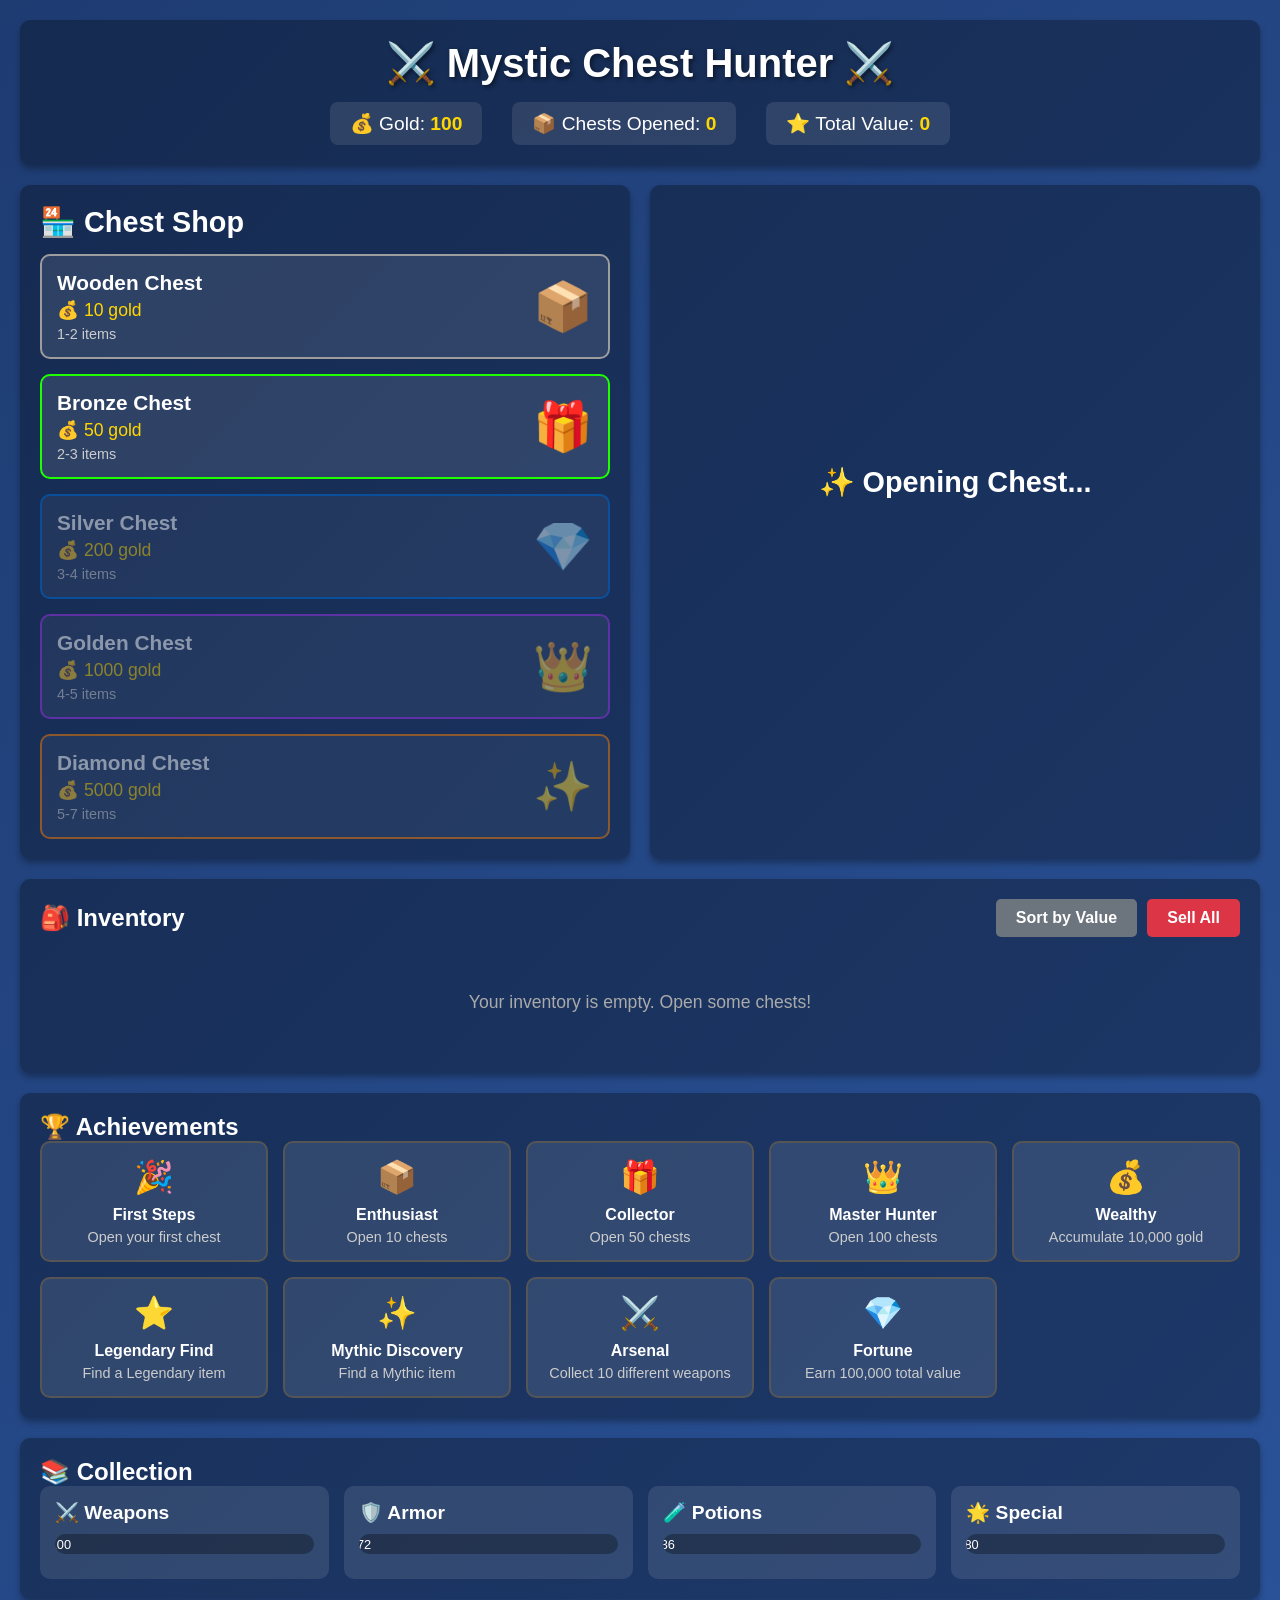
<file: chest-game/index.html>
<!DOCTYPE html>
<html lang="en">
<head>
    <meta charset="UTF-8">
    <meta name="viewport" content="width=device-width, initial-scale=1.0">
    <title>Mystic Chest Hunter</title>
    <link rel="stylesheet" href="style.css">
</head>
<body>
    <div class="container">
        <!-- Header -->
        <header>
            <h1>⚔️ Mystic Chest Hunter ⚔️</h1>
            <div class="stats">
                <div class="stat-item">
                    <span class="stat-label">💰 Gold:</span>
                    <span class="stat-value" id="gold">100</span>
                </div>
                <div class="stat-item">
                    <span class="stat-label">📦 Chests Opened:</span>
                    <span class="stat-value" id="chestsOpened">0</span>
                </div>
                <div class="stat-item">
                    <span class="stat-label">⭐ Total Value:</span>
                    <span class="stat-value" id="totalValue">0</span>
                </div>
            </div>
        </header>

        <!-- Main Game Area -->
        <div class="game-area">
            <!-- Chest Shop -->
            <section class="chest-shop">
                <h2>🏪 Chest Shop</h2>
                <div class="chest-grid" id="chestGrid">
                    <!-- Chests will be generated by JavaScript -->
                </div>
            </section>

            <!-- Opening Animation Area -->
            <section class="opening-area" id="openingArea">
                <h2>✨ Opening Chest...</h2>
                <div class="chest-animation" id="chestAnimation"></div>
                <div class="reward-display" id="rewardDisplay"></div>
            </section>
        </div>

        <!-- Inventory Section -->
        <section class="inventory">
            <div class="inventory-header">
                <h2>🎒 Inventory</h2>
                <div class="inventory-controls">
                    <button class="btn btn-secondary" id="sortBtn">Sort by Value</button>
                    <button class="btn btn-danger" id="sellAllBtn">Sell All</button>
                </div>
            </div>
            <div class="inventory-grid" id="inventoryGrid">
                <p class="empty-message">Your inventory is empty. Open some chests!</p>
            </div>
        </section>

        <!-- Achievements Panel -->
        <section class="achievements">
            <h2>🏆 Achievements</h2>
            <div class="achievement-grid" id="achievementGrid">
                <!-- Achievements will be generated by JavaScript -->
            </div>
        </section>

        <!-- Collection Tracker -->
        <section class="collection">
            <h2>📚 Collection</h2>
            <div class="collection-stats" id="collectionStats">
                <!-- Collection progress will be shown here -->
            </div>
        </section>
    </div>

    <script src="game.js"></script>
</body>
</html>
</file>
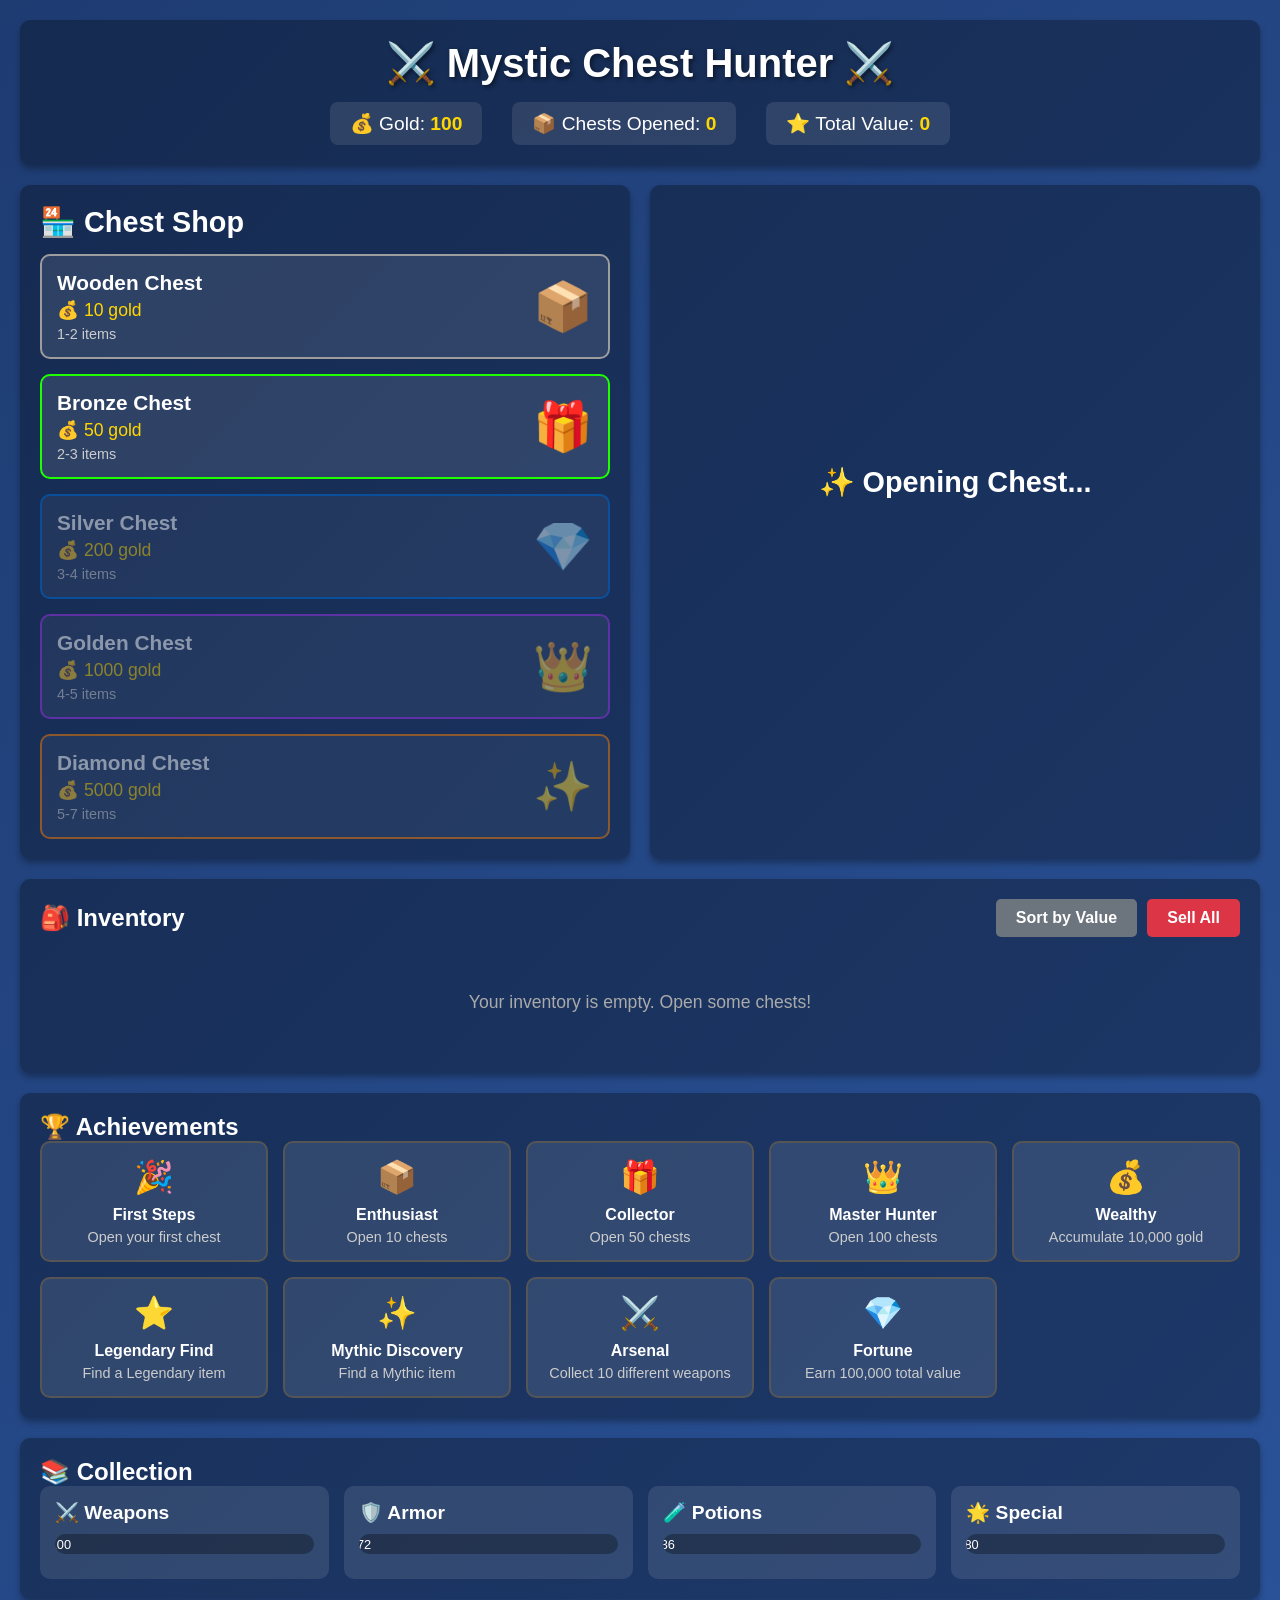
<file: chest-game/game-complete.html>
<!DOCTYPE html>
<html lang="en">
<head>
    <meta charset="UTF-8">
    <meta name="viewport" content="width=device-width, initial-scale=1.0">
    <title>Mystic Chest Hunter</title>
    <style>
* {
    margin: 0;
    padding: 0;
    box-sizing: border-box;
}

body {
    font-family: 'Segoe UI', Tahoma, Geneva, Verdana, sans-serif;
    background: linear-gradient(135deg, #1e3c72 0%, #2a5298 100%);
    min-height: 100vh;
    padding: 20px;
    color: #fff;
}

.container {
    max-width: 1400px;
    margin: 0 auto;
}

header {
    background: rgba(0, 0, 0, 0.3);
    padding: 20px;
    border-radius: 10px;
    margin-bottom: 20px;
    text-align: center;
    box-shadow: 0 4px 6px rgba(0, 0, 0, 0.3);
}

header h1 {
    font-size: 2.5em;
    margin-bottom: 15px;
    text-shadow: 2px 2px 4px rgba(0, 0, 0, 0.5);
}

.stats {
    display: flex;
    justify-content: center;
    gap: 30px;
    flex-wrap: wrap;
}

.stat-item {
    background: rgba(255, 255, 255, 0.1);
    padding: 10px 20px;
    border-radius: 8px;
    font-size: 1.2em;
}

.stat-value {
    font-weight: bold;
    color: #ffd700;
}

.game-area {
    display: grid;
    grid-template-columns: 1fr 1fr;
    gap: 20px;
    margin-bottom: 20px;
}

@media (max-width: 968px) {
    .game-area {
        grid-template-columns: 1fr;
    }
}

.chest-shop {
    background: rgba(0, 0, 0, 0.3);
    padding: 20px;
    border-radius: 10px;
    box-shadow: 0 4px 6px rgba(0, 0, 0, 0.3);
}

.chest-shop h2 {
    margin-bottom: 15px;
    font-size: 1.8em;
}

.chest-grid {
    display: grid;
    gap: 15px;
}

.chest-card {
    background: rgba(255, 255, 255, 0.1);
    padding: 15px;
    border-radius: 10px;
    cursor: pointer;
    transition: all 0.3s ease;
    border: 2px solid transparent;
    display: flex;
    justify-content: space-between;
    align-items: center;
}

.chest-card:hover {
    transform: translateY(-5px);
    box-shadow: 0 6px 12px rgba(0, 0, 0, 0.4);
}

.chest-card.disabled {
    opacity: 0.5;
    cursor: not-allowed;
}

.chest-card.disabled:hover {
    transform: none;
}

.chest-info {
    flex: 1;
}

.chest-name {
    font-size: 1.3em;
    font-weight: bold;
    margin-bottom: 5px;
}

.chest-price {
    color: #ffd700;
    font-size: 1.1em;
}

.chest-chance {
    font-size: 0.9em;
    color: #ccc;
    margin-top: 5px;
}

.chest-icon {
    font-size: 3em;
}

.chest-card[data-rarity="common"] { border-color: #9d9d9d; }
.chest-card[data-rarity="uncommon"] { border-color: #1eff00; }
.chest-card[data-rarity="rare"] { border-color: #0070dd; }
.chest-card[data-rarity="epic"] { border-color: #a335ee; }
.chest-card[data-rarity="legendary"] { border-color: #ff8000; }

.opening-area {
    background: rgba(0, 0, 0, 0.3);
    padding: 20px;
    border-radius: 10px;
    box-shadow: 0 4px 6px rgba(0, 0, 0, 0.3);
    min-height: 400px;
    display: flex;
    flex-direction: column;
    align-items: center;
    justify-content: center;
}

.opening-area h2 {
    margin-bottom: 20px;
    font-size: 1.8em;
}

.opening-area.hidden {
    display: none;
}

.chest-animation {
    font-size: 8em;
    margin: 20px 0;
    animation: shake 0.5s infinite;
}

@keyframes shake {
    0%, 100% { transform: rotate(-5deg); }
    50% { transform: rotate(5deg); }
}

.chest-animation.opening {
    animation: openChest 1s ease-out forwards;
}

@keyframes openChest {
    0% { transform: scale(1) rotate(0deg); }
    50% { transform: scale(1.2) rotate(10deg); }
    100% { transform: scale(0.8) rotate(0deg); opacity: 0; }
}

.reward-display {
    display: flex;
    flex-wrap: wrap;
    gap: 15px;
    justify-content: center;
    margin-top: 20px;
}

.reward-item {
    background: rgba(255, 255, 255, 0.1);
    padding: 15px;
    border-radius: 10px;
    min-width: 150px;
    text-align: center;
    border: 2px solid;
    animation: popIn 0.5s ease-out;
}

@keyframes popIn {
    0% { transform: scale(0); opacity: 0; }
    50% { transform: scale(1.1); }
    100% { transform: scale(1); opacity: 1; }
}

.reward-item .item-icon {
    font-size: 2.5em;
    margin-bottom: 10px;
}

.reward-item .item-name {
    font-weight: bold;
    margin-bottom: 5px;
}

.reward-item .item-value {
    color: #ffd700;
}

.inventory {
    background: rgba(0, 0, 0, 0.3);
    padding: 20px;
    border-radius: 10px;
    box-shadow: 0 4px 6px rgba(0, 0, 0, 0.3);
    margin-bottom: 20px;
}

.inventory-header {
    display: flex;
    justify-content: space-between;
    align-items: center;
    margin-bottom: 15px;
    flex-wrap: wrap;
    gap: 10px;
}

.inventory-controls {
    display: flex;
    gap: 10px;
}

.inventory-grid {
    display: grid;
    grid-template-columns: repeat(auto-fill, minmax(150px, 1fr));
    gap: 15px;
}

.inventory-item {
    background: rgba(255, 255, 255, 0.1);
    padding: 15px;
    border-radius: 10px;
    text-align: center;
    border: 2px solid;
    position: relative;
    transition: transform 0.2s ease;
}

.inventory-item:hover {
    transform: scale(1.05);
}

.inventory-item .item-icon {
    font-size: 2em;
    margin-bottom: 10px;
}

.inventory-item .item-name {
    font-size: 0.9em;
    margin-bottom: 5px;
}

.inventory-item .item-type {
    font-size: 0.8em;
    color: #ccc;
    margin-bottom: 5px;
}

.inventory-item .item-value {
    color: #ffd700;
    font-weight: bold;
}

.sell-btn {
    position: absolute;
    top: 5px;
    right: 5px;
    background: #ff4444;
    border: none;
    color: white;
    padding: 5px 10px;
    border-radius: 5px;
    cursor: pointer;
    font-size: 0.8em;
    transition: background 0.2s ease;
}

.sell-btn:hover {
    background: #cc0000;
}

.empty-message {
    grid-column: 1 / -1;
    text-align: center;
    color: #aaa;
    padding: 40px;
    font-size: 1.1em;
}

.rarity-common { border-color: #9d9d9d; }
.rarity-uncommon { border-color: #1eff00; }
.rarity-rare { border-color: #0070dd; }
.rarity-epic { border-color: #a335ee; }
.rarity-legendary { border-color: #ff8000; }
.rarity-mythic { border-color: #e6cc80; box-shadow: 0 0 20px #e6cc80; }

.achievements {
    background: rgba(0, 0, 0, 0.3);
    padding: 20px;
    border-radius: 10px;
    box-shadow: 0 4px 6px rgba(0, 0, 0, 0.3);
    margin-bottom: 20px;
}

.achievement-grid {
    display: grid;
    grid-template-columns: repeat(auto-fill, minmax(200px, 1fr));
    gap: 15px;
}

.achievement-card {
    background: rgba(255, 255, 255, 0.1);
    padding: 15px;
    border-radius: 10px;
    text-align: center;
    border: 2px solid #555;
    transition: all 0.3s ease;
}

.achievement-card.unlocked {
    border-color: #ffd700;
    background: rgba(255, 215, 0, 0.2);
}

.achievement-icon {
    font-size: 2em;
    margin-bottom: 10px;
}

.achievement-name {
    font-weight: bold;
    margin-bottom: 5px;
}

.achievement-desc {
    font-size: 0.9em;
    color: #ccc;
}

.collection {
    background: rgba(0, 0, 0, 0.3);
    padding: 20px;
    border-radius: 10px;
    box-shadow: 0 4px 6px rgba(0, 0, 0, 0.3);
}

.collection-stats {
    display: grid;
    grid-template-columns: repeat(auto-fit, minmax(250px, 1fr));
    gap: 15px;
}

.collection-category {
    background: rgba(255, 255, 255, 0.1);
    padding: 15px;
    border-radius: 10px;
}

.category-name {
    font-size: 1.2em;
    margin-bottom: 10px;
    font-weight: bold;
}

.progress-bar {
    background: rgba(0, 0, 0, 0.3);
    height: 20px;
    border-radius: 10px;
    overflow: hidden;
    margin-bottom: 10px;
}

.progress-fill {
    background: linear-gradient(90deg, #4CAF50, #8BC34A);
    height: 100%;
    transition: width 0.3s ease;
    display: flex;
    align-items: center;
    justify-content: center;
    font-size: 0.8em;
}

.btn {
    padding: 10px 20px;
    border: none;
    border-radius: 5px;
    cursor: pointer;
    font-size: 1em;
    transition: all 0.2s ease;
    font-weight: bold;
}

.btn-secondary {
    background: #6c757d;
    color: white;
}

.btn-secondary:hover {
    background: #5a6268;
}

.btn-danger {
    background: #dc3545;
    color: white;
}

.btn-danger:hover {
    background: #c82333;
}

@keyframes glow {
    0%, 100% { box-shadow: 0 0 5px currentColor; }
    50% { box-shadow: 0 0 20px currentColor; }
}

.legendary-glow {
    animation: glow 2s infinite;
}
    </style>
</head>
<body>
    <div class="container">
        <header>
            <h1>⚔️ Mystic Chest Hunter ⚔️</h1>
            <div class="stats">
                <div class="stat-item">
                    <span class="stat-label">💰 Gold:</span>
                    <span class="stat-value" id="gold">100</span>
                </div>
                <div class="stat-item">
                    <span class="stat-label">📦 Chests Opened:</span>
                    <span class="stat-value" id="chestsOpened">0</span>
                </div>
                <div class="stat-item">
                    <span class="stat-label">⭐ Total Value:</span>
                    <span class="stat-value" id="totalValue">0</span>
                </div>
            </div>
        </header>

        <div class="game-area">
            <section class="chest-shop">
                <h2>🏪 Chest Shop</h2>
                <div class="chest-grid" id="chestGrid"></div>
            </section>

            <section class="opening-area" id="openingArea">
                <h2>✨ Opening Chest...</h2>
                <div class="chest-animation" id="chestAnimation"></div>
                <div class="reward-display" id="rewardDisplay"></div>
            </section>
        </div>

        <section class="inventory">
            <div class="inventory-header">
                <h2>🎒 Inventory</h2>
                <div class="inventory-controls">
                    <button class="btn btn-secondary" id="sortBtn">Sort by Value</button>
                    <button class="btn btn-danger" id="sellAllBtn">Sell All</button>
                </div>
            </div>
            <div class="inventory-grid" id="inventoryGrid">
                <p class="empty-message">Your inventory is empty. Open some chests!</p>
            </div>
        </section>

        <section class="achievements">
            <h2>🏆 Achievements</h2>
            <div class="achievement-grid" id="achievementGrid"></div>
        </section>

        <section class="collection">
            <h2>📚 Collection</h2>
            <div class="collection-stats" id="collectionStats"></div>
        </section>
    </div>

    <script>
const gameState = {
    gold: 100,
    chestsOpened: 0,
    totalValue: 0,
    inventory: [],
    achievements: [],
    collection: {
        weapons: new Set(),
        armor: new Set(),
        potions: new Set(),
        special: new Set()
    }
};

const chestTypes = [
    { name: 'Wooden Chest', rarity: 'common', cost: 10, icon: '📦', itemCount: { min: 1, max: 2 }, rarityWeights: { common: 70, uncommon: 25, rare: 4, epic: 1, legendary: 0, mythic: 0 } },
    { name: 'Bronze Chest', rarity: 'uncommon', cost: 50, icon: '🎁', itemCount: { min: 2, max: 3 }, rarityWeights: { common: 40, uncommon: 40, rare: 15, epic: 4, legendary: 1, mythic: 0 } },
    { name: 'Silver Chest', rarity: 'rare', cost: 200, icon: '💎', itemCount: { min: 3, max: 4 }, rarityWeights: { common: 20, uncommon: 35, rare: 30, epic: 12, legendary: 3, mythic: 0 } },
    { name: 'Golden Chest', rarity: 'epic', cost: 1000, icon: '👑', itemCount: { min: 4, max: 5 }, rarityWeights: { common: 5, uncommon: 20, rare: 35, epic: 30, legendary: 9, mythic: 1 } },
    { name: 'Diamond Chest', rarity: 'legendary', cost: 5000, icon: '✨', itemCount: { min: 5, max: 7 }, rarityWeights: { common: 0, uncommon: 10, rare: 25, epic: 35, legendary: 25, mythic: 5 } }
];

const itemTemplates = {
    weapons: { icon: '⚔️', names: ['Sword', 'Bow', 'Staff', 'Dagger', 'Axe', 'Hammer', 'Spear', 'Crossbow', 'Wand', 'Katana'], prefixes: ['Rusty', 'Sharp', 'Blessed', 'Cursed', 'Ancient', 'Mystic', 'Dragon', 'Phoenix', 'Shadow', 'Light'], baseValue: 20 },
    armor: { icon: '🛡️', names: ['Helmet', 'Chestplate', 'Boots', 'Gauntlets', 'Leggings', 'Shield', 'Pauldrons', 'Bracers'], prefixes: ['Leather', 'Iron', 'Steel', 'Mithril', 'Dragon', 'Divine', 'Demon', 'Crystal', 'Obsidian'], baseValue: 25 },
    potions: { icon: '🧪', names: ['Health Potion', 'Mana Potion', 'Strength Potion', 'Speed Potion', 'Defense Potion', 'Luck Potion'], prefixes: ['Minor', 'Lesser', 'Greater', 'Superior', 'Supreme', 'Ultimate'], baseValue: 15 },
    special: { icon: '🌟', names: ['Pet', 'Mount', 'Artifact', 'Relic', 'Gem', 'Crown', 'Ring', 'Amulet', 'Orb', 'Scroll'], prefixes: ['Rare', 'Exotic', 'Legendary', 'Mythical', 'Celestial', 'Infernal', 'Ethereal', 'Prismatic'], baseValue: 50 }
};

const rarityMultipliers = {
    common: { multiplier: 1, color: '#9d9d9d', name: 'Common' },
    uncommon: { multiplier: 2, color: '#1eff00', name: 'Uncommon' },
    rare: { multiplier: 5, color: '#0070dd', name: 'Rare' },
    epic: { multiplier: 10, color: '#a335ee', name: 'Epic' },
    legendary: { multiplier: 25, color: '#ff8000', name: 'Legendary' },
    mythic: { multiplier: 100, color: '#e6cc80', name: 'Mythic' }
};

const achievementsList = [
    { id: 'first_chest', name: 'First Steps', desc: 'Open your first chest', icon: '🎉', check: (state) => state.chestsOpened >= 1 },
    { id: 'chest_10', name: 'Enthusiast', desc: 'Open 10 chests', icon: '📦', check: (state) => state.chestsOpened >= 10 },
    { id: 'chest_50', name: 'Collector', desc: 'Open 50 chests', icon: '🎁', check: (state) => state.chestsOpened >= 50 },
    { id: 'chest_100', name: 'Master Hunter', desc: 'Open 100 chests', icon: '👑', check: (state) => state.chestsOpened >= 100 },
    { id: 'rich', name: 'Wealthy', desc: 'Accumulate 10,000 gold', icon: '💰', check: (state) => state.gold >= 10000 },
    { id: 'legendary_find', name: 'Legendary Find', desc: 'Find a Legendary item', icon: '⭐', check: (state) => state.inventory.some(item => item.rarity === 'legendary') },
    { id: 'mythic_find', name: 'Mythic Discovery', desc: 'Find a Mythic item', icon: '✨', check: (state) => state.inventory.some(item => item.rarity === 'mythic') },
    { id: 'full_weapon', name: 'Arsenal', desc: 'Collect 10 different weapons', icon: '⚔️', check: (state) => state.collection.weapons.size >= 10 },
    { id: 'value_100k', name: 'Fortune', desc: 'Earn 100,000 total value', icon: '💎', check: (state) => state.totalValue >= 100000 }
];

function randomInt(min, max) {
    return Math.floor(Math.random() * (max - min + 1)) + min;
}

function weightedRandom(weights) {
    const total = Object.values(weights).reduce((sum, weight) => sum + weight, 0);
    let random = Math.random() * total;
    for (const [key, weight] of Object.entries(weights)) {
        random -= weight;
        if (random <= 0) return key;
    }
    return Object.keys(weights)[0];
}

function generateItem(chestRarity) {
    const typeKeys = Object.keys(itemTemplates);
    const type = typeKeys[randomInt(0, typeKeys.length - 1)];
    const template = itemTemplates[type];
    const rarityWeights = chestTypes.find(c => c.rarity === chestRarity).rarityWeights;
    const itemRarity = weightedRandom(rarityWeights);
    const prefix = template.prefixes[randomInt(0, template.prefixes.length - 1)];
    const name = template.names[randomInt(0, template.names.length - 1)];
    const rarityInfo = rarityMultipliers[itemRarity];
    const value = Math.floor(template.baseValue * rarityInfo.multiplier * (0.8 + Math.random() * 0.4));
    return {
        id: Date.now() + Math.random(),
        type: type,
        name: `${prefix} ${name}`,
        rarity: itemRarity,
        rarityName: rarityInfo.name,
        icon: template.icon,
        value: value,
        color: rarityInfo.color
    };
}

function openChest(chest) {
    if (gameState.gold < chest.cost) {
        alert('Not enough gold!');
        return;
    }
    gameState.gold -= chest.cost;
    gameState.chestsOpened++;
    const itemCount = randomInt(chest.itemCount.min, chest.itemCount.max);
    const items = [];
    for (let i = 0; i < itemCount; i++) {
        items.push(generateItem(chest.rarity));
    }
    items.forEach(item => {
        gameState.inventory.push(item);
        gameState.totalValue += item.value;
        gameState.collection[item.type].add(item.name);
    });
    showChestOpening(chest, items);
    updateUI();
    checkAchievements();
    saveGame();
}

function showChestOpening(chest, items) {
    const openingArea = document.getElementById('openingArea');
    const chestAnimation = document.getElementById('chestAnimation');
    const rewardDisplay = document.getElementById('rewardDisplay');
    openingArea.classList.remove('hidden');
    chestAnimation.innerHTML = chest.icon;
    chestAnimation.classList.add('opening');
    rewardDisplay.innerHTML = '';
    setTimeout(() => {
        chestAnimation.classList.remove('opening');
        items.forEach((item, index) => {
            setTimeout(() => {
                const itemDiv = document.createElement('div');
                itemDiv.className = `reward-item rarity-${item.rarity}`;
                itemDiv.innerHTML = `
                    <div class="item-icon">${item.icon}</div>
                    <div class="item-name">${item.name}</div>
                    <div class="item-rarity">${item.rarityName}</div>
                    <div class="item-value">${item.value} gold</div>
                `;
                rewardDisplay.appendChild(itemDiv);
            }, index * 200);
        });
    }, 1000);
}

function sellItem(itemId) {
    const itemIndex = gameState.inventory.findIndex(item => item.id === itemId);
    if (itemIndex !== -1) {
        const item = gameState.inventory[itemIndex];
        gameState.gold += item.value;
        gameState.inventory.splice(itemIndex, 1);
        updateUI();
        saveGame();
    }
}

function sellAllItems() {
    if (gameState.inventory.length === 0) {
        alert('No items to sell!');
        return;
    }
    const totalValue = gameState.inventory.reduce((sum, item) => sum + item.value, 0);
    if (confirm(`Sell all ${gameState.inventory.length} items for ${totalValue} gold?`)) {
        gameState.gold += totalValue;
        gameState.inventory = [];
        updateUI();
        saveGame();
    }
}

function sortInventory() {
    gameState.inventory.sort((a, b) => b.value - a.value);
    updateUI();
}

function checkAchievements() {
    achievementsList.forEach(achievement => {
        if (!gameState.achievements.includes(achievement.id) && achievement.check(gameState)) {
            gameState.achievements.push(achievement.id);
        }
    });
    updateAchievements();
}

function updateUI() {
    document.getElementById('gold').textContent = gameState.gold.toLocaleString();
    document.getElementById('chestsOpened').textContent = gameState.chestsOpened.toLocaleString();
    document.getElementById('totalValue').textContent = gameState.totalValue.toLocaleString();
    updateChestShop();
    updateInventory();
    updateCollection();
}

function updateChestShop() {
    const chestGrid = document.getElementById('chestGrid');
    chestGrid.innerHTML = '';
    chestTypes.forEach(chest => {
        const canAfford = gameState.gold >= chest.cost;
        const chestDiv = document.createElement('div');
        chestDiv.className = `chest-card ${canAfford ? '' : 'disabled'}`;
        chestDiv.setAttribute('data-rarity', chest.rarity);
        chestDiv.innerHTML = `
            <div class="chest-info">
                <div class="chest-name">${chest.name}</div>
                <div class="chest-price">💰 ${chest.cost} gold</div>
                <div class="chest-chance">${chest.itemCount.min}-${chest.itemCount.max} items</div>
            </div>
            <div class="chest-icon">${chest.icon}</div>
        `;
        if (canAfford) {
            chestDiv.addEventListener('click', () => openChest(chest));
        }
        chestGrid.appendChild(chestDiv);
    });
}

function updateInventory() {
    const inventoryGrid = document.getElementById('inventoryGrid');
    inventoryGrid.innerHTML = '';
    if (gameState.inventory.length === 0) {
        inventoryGrid.innerHTML = '<p class="empty-message">Your inventory is empty. Open some chests!</p>';
        return;
    }
    gameState.inventory.forEach(item => {
        const itemDiv = document.createElement('div');
        itemDiv.className = `inventory-item rarity-${item.rarity}`;
        itemDiv.innerHTML = `
            <button class="sell-btn" onclick="sellItem(${item.id})">Sell</button>
            <div class="item-icon">${item.icon}</div>
            <div class="item-name">${item.name}</div>
            <div class="item-type">${item.type}</div>
            <div class="item-rarity">${item.rarityName}</div>
            <div class="item-value">${item.value} 💰</div>
        `;
        inventoryGrid.appendChild(itemDiv);
    });
}

function updateAchievements() {
    const achievementGrid = document.getElementById('achievementGrid');
    achievementGrid.innerHTML = '';
    achievementsList.forEach(achievement => {
        const unlocked = gameState.achievements.includes(achievement.id);
        const achDiv = document.createElement('div');
        achDiv.className = `achievement-card ${unlocked ? 'unlocked' : ''}`;
        achDiv.innerHTML = `
            <div class="achievement-icon">${achievement.icon}</div>
            <div class="achievement-name">${achievement.name}</div>
            <div class="achievement-desc">${achievement.desc}</div>
        `;
        achievementGrid.appendChild(achDiv);
    });
}

function updateCollection() {
    const collectionStats = document.getElementById('collectionStats');
    collectionStats.innerHTML = '';
    const categories = [
        { key: 'weapons', name: 'Weapons', icon: '⚔️', total: itemTemplates.weapons.names.length * itemTemplates.weapons.prefixes.length },
        { key: 'armor', name: 'Armor', icon: '🛡️', total: itemTemplates.armor.names.length * itemTemplates.armor.prefixes.length },
        { key: 'potions', name: 'Potions', icon: '🧪', total: itemTemplates.potions.names.length * itemTemplates.potions.prefixes.length },
        { key: 'special', name: 'Special', icon: '🌟', total: itemTemplates.special.names.length * itemTemplates.special.prefixes.length }
    ];
    categories.forEach(category => {
        const collected = gameState.collection[category.key].size;
        const percentage = Math.floor((collected / category.total) * 100);
        const catDiv = document.createElement('div');
        catDiv.className = 'collection-category';
        catDiv.innerHTML = `
            <div class="category-name">${category.icon} ${category.name}</div>
            <div class="progress-bar">
                <div class="progress-fill" style="width: ${percentage}%">
                    ${collected}/${category.total}
                </div>
            </div>
        `;
        collectionStats.appendChild(catDiv);
    });
}

function saveGame() {
    const saveData = {
        ...gameState,
        collection: {
            weapons: Array.from(gameState.collection.weapons),
            armor: Array.from(gameState.collection.armor),
            potions: Array.from(gameState.collection.potions),
            special: Array.from(gameState.collection.special)
        }
    };
    localStorage.setItem('mysticChestHunter', JSON.stringify(saveData));
}

function loadGame() {
    const saveData = localStorage.getItem('mysticChestHunter');
    if (saveData) {
        const data = JSON.parse(saveData);
        gameState.gold = data.gold;
        gameState.chestsOpened = data.chestsOpened;
        gameState.totalValue = data.totalValue;
        gameState.inventory = data.inventory;
        gameState.achievements = data.achievements;
        gameState.collection = {
            weapons: new Set(data.collection.weapons),
            armor: new Set(data.collection.armor),
            potions: new Set(data.collection.potions),
            special: new Set(data.collection.special)
        };
    }
}

document.getElementById('sortBtn').addEventListener('click', sortInventory);
document.getElementById('sellAllBtn').addEventListener('click', sellAllItems);
window.sellItem = sellItem;

loadGame();
updateUI();
updateAchievements();
    </script>
</body>
</html>
</file>
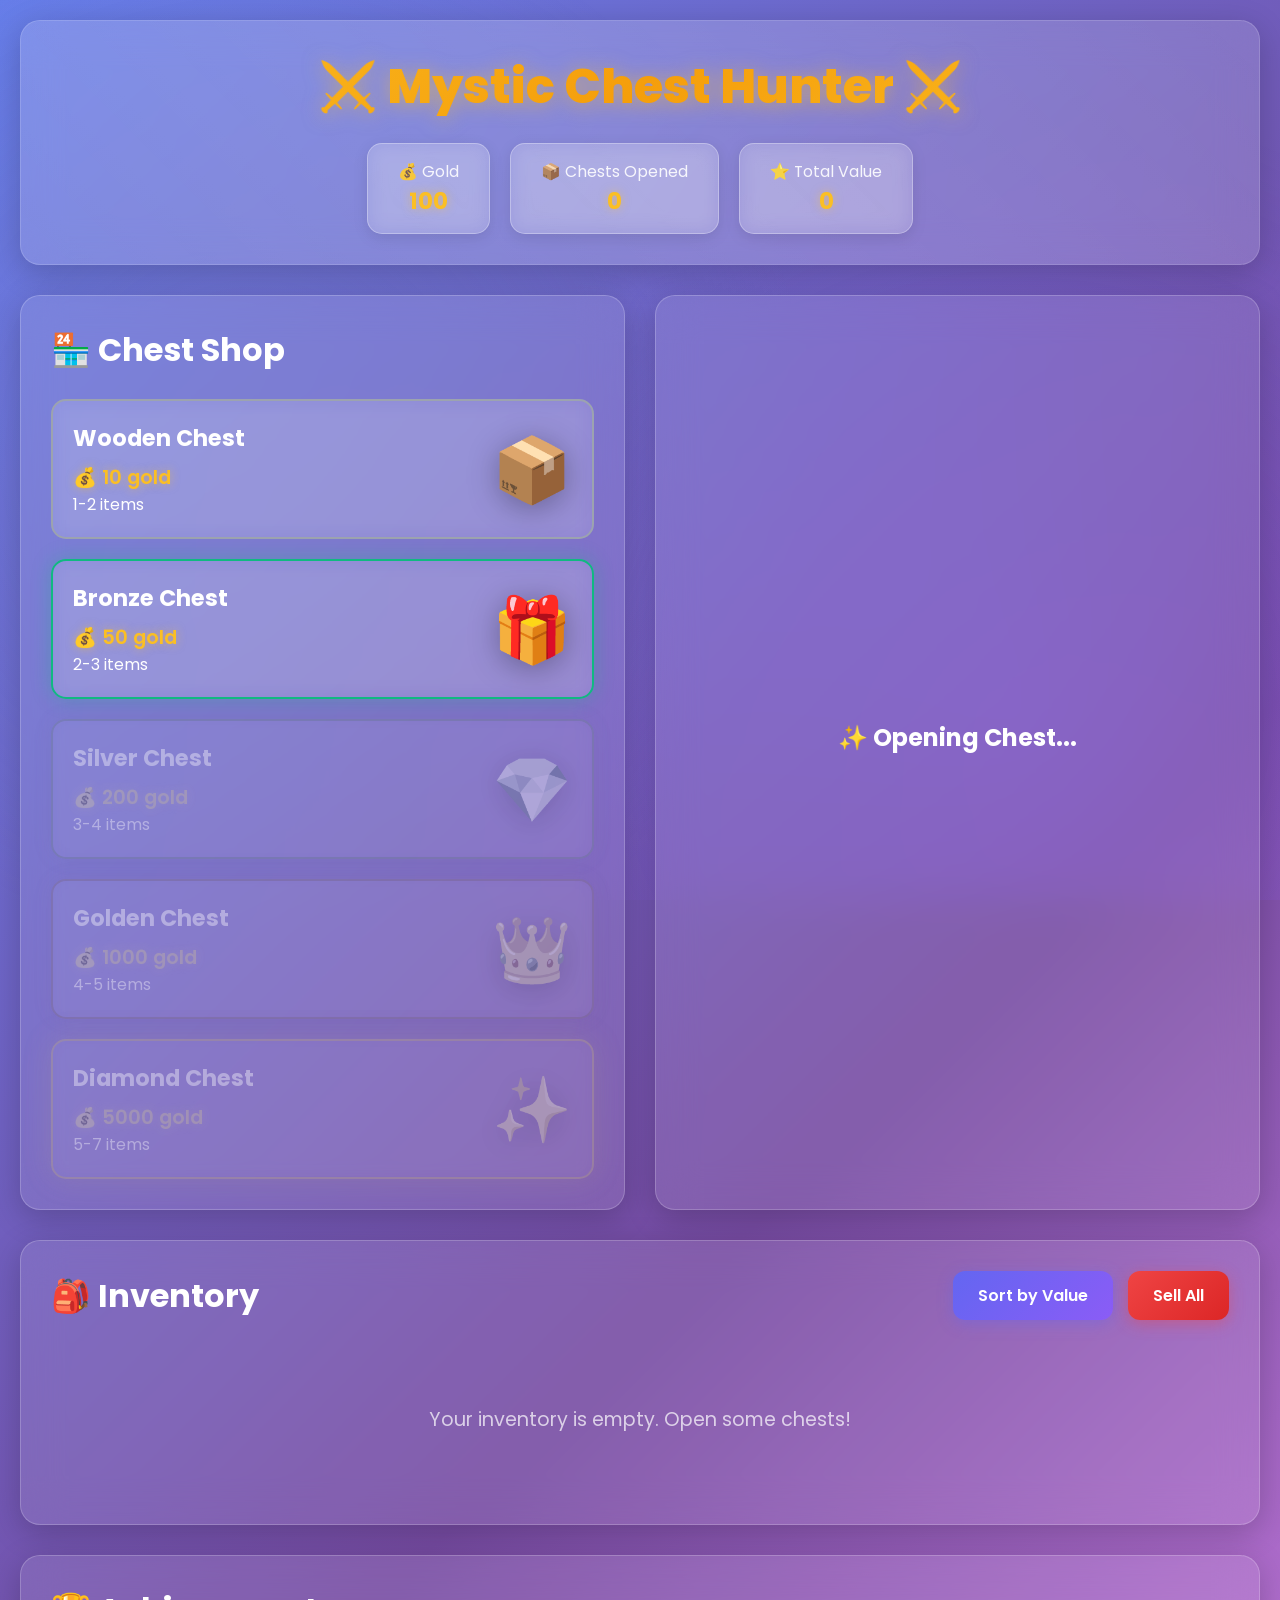
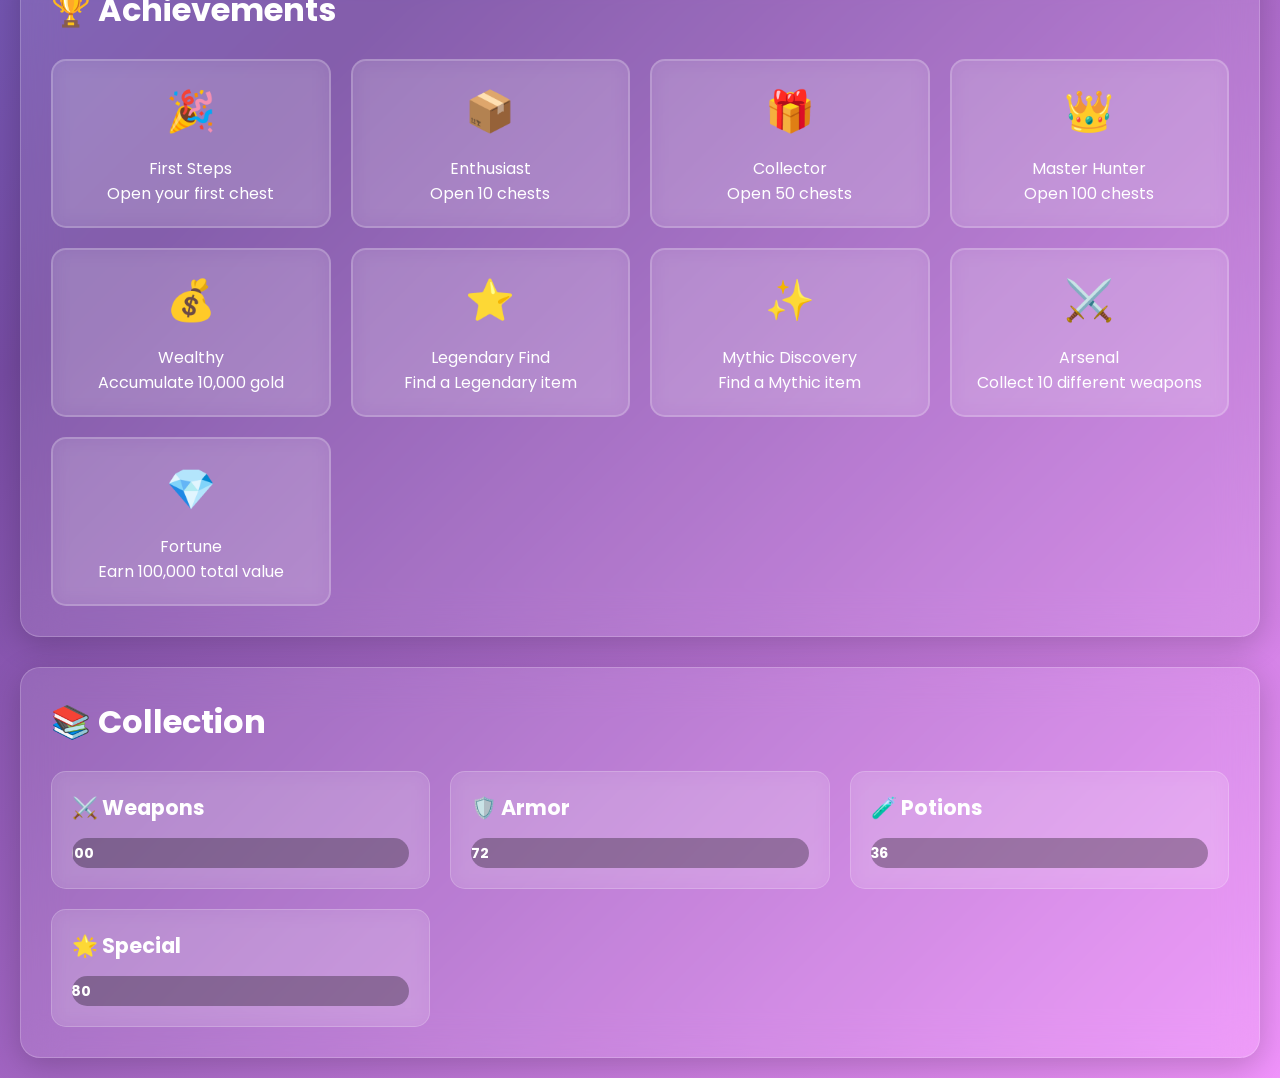
<file: chest-game/index-enhanced.html>
<!DOCTYPE html>
<html lang="en">
<head>
    <meta charset="UTF-8">
    <meta name="viewport" content="width=device-width, initial-scale=1.0">
    <title>Mystic Chest Hunter - Enhanced</title>
    <link href="https://fonts.googleapis.com/css2?family=Poppins:wght@400;600;700;800&display=swap" rel="stylesheet">
    <style>
:root {
    --primary: #6366f1;
    --secondary: #8b5cf6;
    --accent: #fbbf24;
    --dark: #0f172a;
    --light: #f1f5f9;
    --glass: rgba(255, 255, 255, 0.1);
}

* {
    margin: 0;
    padding: 0;
    box-sizing: border-box;
}

body {
    font-family: 'Poppins', sans-serif;
    background: linear-gradient(135deg, #667eea 0%, #764ba2 50%, #f093fb 100%);
    min-height: 100vh;
    padding: 20px;
    color: white;
    overflow-x: hidden;
    position: relative;
}

/* Animated Background */
body::before {
    content: '';
    position: fixed;
    top: 0;
    left: 0;
    width: 100%;
    height: 100%;
    background:
        radial-gradient(circle at 20% 50%, rgba(120, 119, 198, 0.3) 0%, transparent 50%),
        radial-gradient(circle at 80% 80%, rgba(138, 92, 246, 0.3) 0%, transparent 50%);
    animation: bgShift 10s ease-in-out infinite;
    z-index: -1;
}

@keyframes bgShift {
    0%, 100% { opacity: 1; transform: scale(1); }
    50% { opacity: 0.8; transform: scale(1.1); }
}

.container {
    max-width: 1400px;
    margin: 0 auto;
}

/* Header */
header {
    background: var(--glass);
    backdrop-filter: blur(20px);
    padding: 30px;
    border-radius: 20px;
    margin-bottom: 30px;
    text-align: center;
    box-shadow: 0 8px 32px rgba(0, 0, 0, 0.2);
    border: 1px solid rgba(255, 255, 255, 0.2);
    position: relative;
    overflow: hidden;
}

header::before {
    content: '';
    position: absolute;
    top: -50%;
    left: -50%;
    width: 200%;
    height: 200%;
    background: linear-gradient(45deg, transparent, rgba(255, 255, 255, 0.1), transparent);
    animation: shimmer 3s infinite;
}

@keyframes shimmer {
    0% { transform: translateX(-100%) translateY(-100%) rotate(45deg); }
    100% { transform: translateX(100%) translateY(100%) rotate(45deg); }
}

header h1 {
    font-size: 3em;
    font-weight: 800;
    margin-bottom: 20px;
    background: linear-gradient(135deg, #fbbf24, #f59e0b, #fbbf24);
    -webkit-background-clip: text;
    -webkit-text-fill-color: transparent;
    background-clip: text;
    filter: drop-shadow(0 2px 10px rgba(251, 191, 36, 0.5));
    animation: titlePulse 2s ease-in-out infinite;
}

@keyframes titlePulse {
    0%, 100% { transform: scale(1); }
    50% { transform: scale(1.02); }
}

.stats {
    display: flex;
    justify-content: center;
    gap: 20px;
    flex-wrap: wrap;
    position: relative;
    z-index: 1;
}

.stat-item {
    background: rgba(255, 255, 255, 0.15);
    backdrop-filter: blur(10px);
    padding: 15px 30px;
    border-radius: 15px;
    font-size: 1.1em;
    border: 1px solid rgba(255, 255, 255, 0.3);
    box-shadow: 0 4px 15px rgba(0, 0, 0, 0.1);
    transition: transform 0.3s ease;
}

.stat-item:hover {
    transform: translateY(-5px);
}

.stat-label {
    font-size: 0.9em;
    opacity: 0.9;
}

.stat-value {
    font-weight: 700;
    color: var(--accent);
    font-size: 1.3em;
    text-shadow: 0 0 10px rgba(251, 191, 36, 0.5);
}

/* Game Area */
.game-area {
    display: grid;
    grid-template-columns: 1fr 1fr;
    gap: 30px;
    margin-bottom: 30px;
}

@media (max-width: 968px) {
    .game-area { grid-template-columns: 1fr; }
    header h1 { font-size: 2em; }
}

/* Chest Shop */
.chest-shop {
    background: var(--glass);
    backdrop-filter: blur(20px);
    padding: 30px;
    border-radius: 20px;
    box-shadow: 0 8px 32px rgba(0, 0, 0, 0.2);
    border: 1px solid rgba(255, 255, 255, 0.2);
}

.chest-shop h2 {
    margin-bottom: 25px;
    font-size: 2em;
    font-weight: 700;
}

.chest-grid {
    display: grid;
    gap: 20px;
}

.chest-card {
    background: rgba(255, 255, 255, 0.1);
    backdrop-filter: blur(10px);
    padding: 20px;
    border-radius: 15px;
    cursor: pointer;
    transition: all 0.4s cubic-bezier(0.175, 0.885, 0.32, 1.275);
    border: 2px solid;
    display: flex;
    justify-content: space-between;
    align-items: center;
    position: relative;
    overflow: hidden;
}

.chest-card::before {
    content: '';
    position: absolute;
    top: 0;
    left: -100%;
    width: 100%;
    height: 100%;
    background: linear-gradient(90deg, transparent, rgba(255, 255, 255, 0.2), transparent);
    transition: left 0.5s;
}

.chest-card:hover::before {
    left: 100%;
}

.chest-card:hover {
    transform: translateY(-10px) scale(1.02);
    box-shadow: 0 15px 40px rgba(0, 0, 0, 0.3);
}

.chest-card.disabled {
    opacity: 0.4;
    cursor: not-allowed;
    filter: grayscale(0.8);
}

.chest-card.disabled:hover {
    transform: none;
}

.chest-icon {
    font-size: 4em;
    animation: float 3s ease-in-out infinite;
    filter: drop-shadow(0 5px 15px rgba(0, 0, 0, 0.3));
}

@keyframes float {
    0%, 100% { transform: translateY(0px); }
    50% { transform: translateY(-10px); }
}

.chest-name {
    font-size: 1.4em;
    font-weight: 700;
    margin-bottom: 8px;
}

.chest-price {
    color: var(--accent);
    font-size: 1.2em;
    font-weight: 600;
    text-shadow: 0 0 10px rgba(251, 191, 36, 0.5);
}

/* Rarity Colors */
.chest-card[data-rarity="common"] { border-color: #9ca3af; }
.chest-card[data-rarity="uncommon"] { border-color: #10b981; box-shadow: 0 0 20px rgba(16, 185, 129, 0.3); }
.chest-card[data-rarity="rare"] { border-color: #3b82f6; box-shadow: 0 0 20px rgba(59, 130, 246, 0.3); }
.chest-card[data-rarity="epic"] { border-color: #a855f7; box-shadow: 0 0 20px rgba(168, 85, 247, 0.3); }
.chest-card[data-rarity="legendary"] { border-color: #f59e0b; box-shadow: 0 0 30px rgba(245, 158, 11, 0.5); animation: glow 2s ease-in-out infinite; }

@keyframes glow {
    0%, 100% { box-shadow: 0 0 20px rgba(245, 158, 11, 0.5); }
    50% { box-shadow: 0 0 40px rgba(245, 158, 11, 0.8); }
}

/* Opening Area */
.opening-area {
    background: var(--glass);
    backdrop-filter: blur(20px);
    padding: 30px;
    border-radius: 20px;
    box-shadow: 0 8px 32px rgba(0, 0, 0, 0.2);
    border: 1px solid rgba(255, 255, 255, 0.2);
    min-height: 500px;
    display: flex;
    flex-direction: column;
    align-items: center;
    justify-content: center;
    position: relative;
}

.chest-animation {
    font-size: 10em;
    animation: chestFloat 1s ease-in-out infinite;
    filter: drop-shadow(0 10px 30px rgba(0, 0, 0, 0.5));
}

@keyframes chestFloat {
    0%, 100% { transform: translateY(0) rotate(-5deg); }
    50% { transform: translateY(-20px) rotate(5deg); }
}

.chest-animation.opening {
    animation: openChest 1.2s cubic-bezier(0.68, -0.55, 0.265, 1.55) forwards;
}

@keyframes openChest {
    0% { transform: scale(1) rotate(0deg); }
    25% { transform: scale(1.2) rotate(-15deg); }
    50% { transform: scale(1.3) rotate(15deg); }
    75% { transform: scale(1.2) rotate(-10deg); }
    100% { transform: scale(0) rotate(360deg); opacity: 0; }
}

.reward-display {
    display: flex;
    flex-wrap: wrap;
    gap: 20px;
    justify-content: center;
    margin-top: 30px;
}

.reward-item {
    background: rgba(255, 255, 255, 0.15);
    backdrop-filter: blur(10px);
    padding: 20px;
    border-radius: 15px;
    min-width: 160px;
    text-align: center;
    border: 2px solid;
    animation: popIn 0.6s cubic-bezier(0.68, -0.55, 0.265, 1.55);
    position: relative;
    overflow: hidden;
}

.reward-item::after {
    content: '';
    position: absolute;
    top: 50%;
    left: 50%;
    width: 0;
    height: 0;
    border-radius: 50%;
    background: rgba(255, 255, 255, 0.5);
    transform: translate(-50%, -50%);
    animation: ripple 1s ease-out;
}

@keyframes ripple {
    to {
        width: 300px;
        height: 300px;
        opacity: 0;
    }
}

@keyframes popIn {
    0% { transform: scale(0) rotate(-180deg); opacity: 0; }
    50% { transform: scale(1.2) rotate(10deg); }
    100% { transform: scale(1) rotate(0deg); opacity: 1; }
}

.reward-item .item-icon {
    font-size: 3em;
    margin-bottom: 15px;
    animation: bounce 1s ease-in-out infinite;
}

@keyframes bounce {
    0%, 100% { transform: translateY(0); }
    50% { transform: translateY(-10px); }
}

.reward-item .item-name {
    font-weight: 700;
    margin-bottom: 8px;
    font-size: 1.1em;
}

.reward-item .item-value {
    color: var(--accent);
    font-weight: 700;
    font-size: 1.2em;
    text-shadow: 0 0 10px rgba(251, 191, 36, 0.5);
}

/* Inventory */
.inventory {
    background: var(--glass);
    backdrop-filter: blur(20px);
    padding: 30px;
    border-radius: 20px;
    box-shadow: 0 8px 32px rgba(0, 0, 0, 0.2);
    border: 1px solid rgba(255, 255, 255, 0.2);
    margin-bottom: 30px;
}

.inventory-header {
    display: flex;
    justify-content: space-between;
    align-items: center;
    margin-bottom: 25px;
    flex-wrap: wrap;
    gap: 15px;
}

.inventory-header h2 {
    font-size: 2em;
    font-weight: 700;
}

.inventory-controls {
    display: flex;
    gap: 15px;
}

.inventory-grid {
    display: grid;
    grid-template-columns: repeat(auto-fill, minmax(180px, 1fr));
    gap: 20px;
}

.inventory-item {
    background: rgba(255, 255, 255, 0.1);
    backdrop-filter: blur(10px);
    padding: 20px;
    border-radius: 15px;
    text-align: center;
    border: 2px solid;
    position: relative;
    transition: all 0.3s ease;
}

.inventory-item:hover {
    transform: translateY(-10px) scale(1.05);
    box-shadow: 0 15px 40px rgba(0, 0, 0, 0.3);
}

.inventory-item .item-icon {
    font-size: 2.5em;
    margin-bottom: 15px;
}

.sell-btn {
    position: absolute;
    top: 10px;
    right: 10px;
    background: linear-gradient(135deg, #ef4444, #dc2626);
    border: none;
    color: white;
    padding: 8px 15px;
    border-radius: 10px;
    cursor: pointer;
    font-size: 0.85em;
    font-weight: 600;
    transition: all 0.3s ease;
    box-shadow: 0 4px 15px rgba(239, 68, 68, 0.4);
}

.sell-btn:hover {
    transform: scale(1.1);
    box-shadow: 0 6px 20px rgba(239, 68, 68, 0.6);
}

/* Rarity Colors */
.rarity-common { border-color: #9ca3af; }
.rarity-uncommon { border-color: #10b981; box-shadow: 0 0 15px rgba(16, 185, 129, 0.3); }
.rarity-rare { border-color: #3b82f6; box-shadow: 0 0 15px rgba(59, 130, 246, 0.3); }
.rarity-epic { border-color: #a855f7; box-shadow: 0 0 15px rgba(168, 85, 247, 0.3); }
.rarity-legendary { border-color: #f59e0b; box-shadow: 0 0 25px rgba(245, 158, 11, 0.5); animation: itemGlow 2s ease-in-out infinite; }
.rarity-mythic { border-color: #fef3c7; box-shadow: 0 0 35px rgba(254, 243, 199, 0.8); animation: mythicGlow 1.5s ease-in-out infinite; }

@keyframes itemGlow {
    0%, 100% { box-shadow: 0 0 20px rgba(245, 158, 11, 0.5); }
    50% { box-shadow: 0 0 35px rgba(245, 158, 11, 0.8); }
}

@keyframes mythicGlow {
    0%, 100% { box-shadow: 0 0 30px rgba(254, 243, 199, 0.8), 0 0 60px rgba(251, 191, 36, 0.5); }
    50% { box-shadow: 0 0 50px rgba(254, 243, 199, 1), 0 0 80px rgba(251, 191, 36, 0.8); }
}

/* Achievements */
.achievements {
    background: var(--glass);
    backdrop-filter: blur(20px);
    padding: 30px;
    border-radius: 20px;
    box-shadow: 0 8px 32px rgba(0, 0, 0, 0.2);
    border: 1px solid rgba(255, 255, 255, 0.2);
    margin-bottom: 30px;
}

.achievements h2 {
    font-size: 2em;
    font-weight: 700;
    margin-bottom: 25px;
}

.achievement-grid {
    display: grid;
    grid-template-columns: repeat(auto-fill, minmax(220px, 1fr));
    gap: 20px;
}

.achievement-card {
    background: rgba(255, 255, 255, 0.1);
    backdrop-filter: blur(10px);
    padding: 20px;
    border-radius: 15px;
    text-align: center;
    border: 2px solid rgba(255, 255, 255, 0.2);
    transition: all 0.3s ease;
}

.achievement-card.unlocked {
    border-color: var(--accent);
    background: rgba(251, 191, 36, 0.2);
    box-shadow: 0 0 30px rgba(251, 191, 36, 0.4);
    animation: unlockPulse 2s ease-in-out infinite;
}

@keyframes unlockPulse {
    0%, 100% { transform: scale(1); }
    50% { transform: scale(1.05); }
}

.achievement-icon {
    font-size: 2.5em;
    margin-bottom: 15px;
}

.achievement-card.unlocked .achievement-icon {
    animation: spin 3s linear infinite;
}

@keyframes spin {
    from { transform: rotate(0deg); }
    to { transform: rotate(360deg); }
}

/* Collection */
.collection {
    background: var(--glass);
    backdrop-filter: blur(20px);
    padding: 30px;
    border-radius: 20px;
    box-shadow: 0 8px 32px rgba(0, 0, 0, 0.2);
    border: 1px solid rgba(255, 255, 255, 0.2);
}

.collection h2 {
    font-size: 2em;
    font-weight: 700;
    margin-bottom: 25px;
}

.collection-stats {
    display: grid;
    grid-template-columns: repeat(auto-fit, minmax(280px, 1fr));
    gap: 20px;
}

.collection-category {
    background: rgba(255, 255, 255, 0.1);
    backdrop-filter: blur(10px);
    padding: 20px;
    border-radius: 15px;
    border: 1px solid rgba(255, 255, 255, 0.2);
}

.category-name {
    font-size: 1.3em;
    margin-bottom: 15px;
    font-weight: 700;
}

.progress-bar {
    background: rgba(0, 0, 0, 0.3);
    height: 30px;
    border-radius: 15px;
    overflow: hidden;
    position: relative;
}

.progress-fill {
    background: linear-gradient(90deg, #10b981, #34d399);
    height: 100%;
    transition: width 0.5s cubic-bezier(0.4, 0, 0.2, 1);
    display: flex;
    align-items: center;
    justify-content: center;
    font-weight: 700;
    font-size: 0.9em;
    box-shadow: 0 0 20px rgba(16, 185, 129, 0.5);
}

/* Buttons */
.btn {
    padding: 12px 25px;
    border: none;
    border-radius: 12px;
    cursor: pointer;
    font-size: 1em;
    font-weight: 600;
    transition: all 0.3s ease;
    font-family: 'Poppins', sans-serif;
}

.btn-secondary {
    background: linear-gradient(135deg, #6366f1, #8b5cf6);
    color: white;
    box-shadow: 0 4px 15px rgba(99, 102, 241, 0.4);
}

.btn-secondary:hover {
    transform: translateY(-3px);
    box-shadow: 0 6px 20px rgba(99, 102, 241, 0.6);
}

.btn-danger {
    background: linear-gradient(135deg, #ef4444, #dc2626);
    color: white;
    box-shadow: 0 4px 15px rgba(239, 68, 68, 0.4);
}

.btn-danger:hover {
    transform: translateY(-3px);
    box-shadow: 0 6px 20px rgba(239, 68, 68, 0.6);
}

.empty-message {
    grid-column: 1 / -1;
    text-align: center;
    padding: 60px 20px;
    font-size: 1.2em;
    opacity: 0.7;
}

/* Particles */
.particle {
    position: fixed;
    pointer-events: none;
    animation: particleFloat 2s ease-out forwards;
}

@keyframes particleFloat {
    0% {
        transform: translate(0, 0) scale(1);
        opacity: 1;
    }
    100% {
        transform: translate(var(--tx), var(--ty)) scale(0);
        opacity: 0;
    }
}
    </style>
</head>
<body>
    <div class="container">
        <header>
            <h1>⚔️ Mystic Chest Hunter ⚔️</h1>
            <div class="stats">
                <div class="stat-item">
                    <div class="stat-label">💰 Gold</div>
                    <div class="stat-value" id="gold">100</div>
                </div>
                <div class="stat-item">
                    <div class="stat-label">📦 Chests Opened</div>
                    <div class="stat-value" id="chestsOpened">0</div>
                </div>
                <div class="stat-item">
                    <div class="stat-label">⭐ Total Value</div>
                    <div class="stat-value" id="totalValue">0</div>
                </div>
            </div>
        </header>

        <div class="game-area">
            <section class="chest-shop">
                <h2>🏪 Chest Shop</h2>
                <div class="chest-grid" id="chestGrid"></div>
            </section>

            <section class="opening-area" id="openingArea">
                <h2>✨ Opening Chest...</h2>
                <div class="chest-animation" id="chestAnimation"></div>
                <div class="reward-display" id="rewardDisplay"></div>
            </section>
        </div>

        <section class="inventory">
            <div class="inventory-header">
                <h2>🎒 Inventory</h2>
                <div class="inventory-controls">
                    <button class="btn btn-secondary" id="sortBtn">Sort by Value</button>
                    <button class="btn btn-danger" id="sellAllBtn">Sell All</button>
                </div>
            </div>
            <div class="inventory-grid" id="inventoryGrid">
                <p class="empty-message">Your inventory is empty. Open some chests!</p>
            </div>
        </section>

        <section class="achievements">
            <h2>🏆 Achievements</h2>
            <div class="achievement-grid" id="achievementGrid"></div>
        </section>

        <section class="collection">
            <h2>📚 Collection</h2>
            <div class="collection-stats" id="collectionStats"></div>
        </section>
    </div>

    <script>
const gameState = {
    gold: 100,
    chestsOpened: 0,
    totalValue: 0,
    inventory: [],
    achievements: [],
    collection: {
        weapons: new Set(),
        armor: new Set(),
        potions: new Set(),
        special: new Set()
    }
};

const chestTypes = [
    { name: 'Wooden Chest', rarity: 'common', cost: 10, icon: '📦', itemCount: { min: 1, max: 2 }, rarityWeights: { common: 70, uncommon: 25, rare: 4, epic: 1, legendary: 0, mythic: 0 } },
    { name: 'Bronze Chest', rarity: 'uncommon', cost: 50, icon: '🎁', itemCount: { min: 2, max: 3 }, rarityWeights: { common: 40, uncommon: 40, rare: 15, epic: 4, legendary: 1, mythic: 0 } },
    { name: 'Silver Chest', rarity: 'rare', cost: 200, icon: '💎', itemCount: { min: 3, max: 4 }, rarityWeights: { common: 20, uncommon: 35, rare: 30, epic: 12, legendary: 3, mythic: 0 } },
    { name: 'Golden Chest', rarity: 'epic', cost: 1000, icon: '👑', itemCount: { min: 4, max: 5 }, rarityWeights: { common: 5, uncommon: 20, rare: 35, epic: 30, legendary: 9, mythic: 1 } },
    { name: 'Diamond Chest', rarity: 'legendary', cost: 5000, icon: '✨', itemCount: { min: 5, max: 7 }, rarityWeights: { common: 0, uncommon: 10, rare: 25, epic: 35, legendary: 25, mythic: 5 } }
];

const itemTemplates = {
    weapons: { icon: '⚔️', names: ['Sword', 'Bow', 'Staff', 'Dagger', 'Axe', 'Hammer', 'Spear', 'Crossbow', 'Wand', 'Katana'], prefixes: ['Rusty', 'Sharp', 'Blessed', 'Cursed', 'Ancient', 'Mystic', 'Dragon', 'Phoenix', 'Shadow', 'Light'], baseValue: 20 },
    armor: { icon: '🛡️', names: ['Helmet', 'Chestplate', 'Boots', 'Gauntlets', 'Leggings', 'Shield', 'Pauldrons', 'Bracers'], prefixes: ['Leather', 'Iron', 'Steel', 'Mithril', 'Dragon', 'Divine', 'Demon', 'Crystal', 'Obsidian'], baseValue: 25 },
    potions: { icon: '🧪', names: ['Health Potion', 'Mana Potion', 'Strength Potion', 'Speed Potion', 'Defense Potion', 'Luck Potion'], prefixes: ['Minor', 'Lesser', 'Greater', 'Superior', 'Supreme', 'Ultimate'], baseValue: 15 },
    special: { icon: '🌟', names: ['Pet', 'Mount', 'Artifact', 'Relic', 'Gem', 'Crown', 'Ring', 'Amulet', 'Orb', 'Scroll'], prefixes: ['Rare', 'Exotic', 'Legendary', 'Mythical', 'Celestial', 'Infernal', 'Ethereal', 'Prismatic'], baseValue: 50 }
};

const rarityMultipliers = {
    common: { multiplier: 1, color: '#9ca3af', name: 'Common' },
    uncommon: { multiplier: 2, color: '#10b981', name: 'Uncommon' },
    rare: { multiplier: 5, color: '#3b82f6', name: 'Rare' },
    epic: { multiplier: 10, color: '#a855f7', name: 'Epic' },
    legendary: { multiplier: 25, color: '#f59e0b', name: 'Legendary' },
    mythic: { multiplier: 100, color: '#fef3c7', name: 'Mythic' }
};

const achievementsList = [
    { id: 'first_chest', name: 'First Steps', desc: 'Open your first chest', icon: '🎉', check: (state) => state.chestsOpened >= 1 },
    { id: 'chest_10', name: 'Enthusiast', desc: 'Open 10 chests', icon: '📦', check: (state) => state.chestsOpened >= 10 },
    { id: 'chest_50', name: 'Collector', desc: 'Open 50 chests', icon: '🎁', check: (state) => state.chestsOpened >= 50 },
    { id: 'chest_100', name: 'Master Hunter', desc: 'Open 100 chests', icon: '👑', check: (state) => state.chestsOpened >= 100 },
    { id: 'rich', name: 'Wealthy', desc: 'Accumulate 10,000 gold', icon: '💰', check: (state) => state.gold >= 10000 },
    { id: 'legendary_find', name: 'Legendary Find', desc: 'Find a Legendary item', icon: '⭐', check: (state) => state.inventory.some(item => item.rarity === 'legendary') },
    { id: 'mythic_find', name: 'Mythic Discovery', desc: 'Find a Mythic item', icon: '✨', check: (state) => state.inventory.some(item => item.rarity === 'mythic') },
    { id: 'full_weapon', name: 'Arsenal', desc: 'Collect 10 different weapons', icon: '⚔️', check: (state) => state.collection.weapons.size >= 10 },
    { id: 'value_100k', name: 'Fortune', desc: 'Earn 100,000 total value', icon: '💎', check: (state) => state.totalValue >= 100000 }
];

function randomInt(min, max) {
    return Math.floor(Math.random() * (max - min + 1)) + min;
}

function weightedRandom(weights) {
    const total = Object.values(weights).reduce((sum, weight) => sum + weight, 0);
    let random = Math.random() * total;
    for (const [key, weight] of Object.entries(weights)) {
        random -= weight;
        if (random <= 0) return key;
    }
    return Object.keys(weights)[0];
}

function generateItem(chestRarity) {
    const typeKeys = Object.keys(itemTemplates);
    const type = typeKeys[randomInt(0, typeKeys.length - 1)];
    const template = itemTemplates[type];
    const rarityWeights = chestTypes.find(c => c.rarity === chestRarity).rarityWeights;
    const itemRarity = weightedRandom(rarityWeights);
    const prefix = template.prefixes[randomInt(0, template.prefixes.length - 1)];
    const name = template.names[randomInt(0, template.names.length - 1)];
    const rarityInfo = rarityMultipliers[itemRarity];
    const value = Math.floor(template.baseValue * rarityInfo.multiplier * (0.8 + Math.random() * 0.4));
    return {
        id: Date.now() + Math.random(),
        type: type,
        name: `${prefix} ${name}`,
        rarity: itemRarity,
        rarityName: rarityInfo.name,
        icon: template.icon,
        value: value,
        color: rarityInfo.color
    };
}

function createParticles(x, y, count = 20) {
    const colors = ['#fbbf24', '#f59e0b', '#ef4444', '#8b5cf6', '#3b82f6'];
    for (let i = 0; i < count; i++) {
        const particle = document.createElement('div');
        particle.className = 'particle';
        particle.textContent = '✨';
        particle.style.left = x + 'px';
        particle.style.top = y + 'px';
        particle.style.color = colors[randomInt(0, colors.length - 1)];
        particle.style.setProperty('--tx', (randomInt(-200, 200)) + 'px');
        particle.style.setProperty('--ty', (randomInt(-200, 200)) + 'px');
        document.body.appendChild(particle);
        setTimeout(() => particle.remove(), 2000);
    }
}

function openChest(chest) {
    if (gameState.gold < chest.cost) {
        alert('Not enough gold!');
        return;
    }

    createParticles(window.innerWidth / 2, window.innerHeight / 2, 30);

    gameState.gold -= chest.cost;
    gameState.chestsOpened++;
    const itemCount = randomInt(chest.itemCount.min, chest.itemCount.max);
    const items = [];
    for (let i = 0; i < itemCount; i++) {
        items.push(generateItem(chest.rarity));
    }
    items.forEach(item => {
        gameState.inventory.push(item);
        gameState.totalValue += item.value;
        gameState.collection[item.type].add(item.name);
    });
    showChestOpening(chest, items);
    updateUI();
    checkAchievements();
    saveGame();
}

function showChestOpening(chest, items) {
    const openingArea = document.getElementById('openingArea');
    const chestAnimation = document.getElementById('chestAnimation');
    const rewardDisplay = document.getElementById('rewardDisplay');
    openingArea.classList.remove('hidden');
    chestAnimation.innerHTML = chest.icon;
    chestAnimation.classList.add('opening');
    rewardDisplay.innerHTML = '';
    setTimeout(() => {
        chestAnimation.classList.remove('opening');
        items.forEach((item, index) => {
            setTimeout(() => {
                const itemDiv = document.createElement('div');
                itemDiv.className = `reward-item rarity-${item.rarity}`;
                itemDiv.innerHTML = `
                    <div class="item-icon">${item.icon}</div>
                    <div class="item-name">${item.name}</div>
                    <div class="item-rarity">${item.rarityName}</div>
                    <div class="item-value">${item.value} 💰</div>
                `;
                rewardDisplay.appendChild(itemDiv);
            }, index * 300);
        });
    }, 1200);
}

function sellItem(itemId) {
    const itemIndex = gameState.inventory.findIndex(item => item.id === itemId);
    if (itemIndex !== -1) {
        const item = gameState.inventory[itemIndex];
        gameState.gold += item.value;
        gameState.inventory.splice(itemIndex, 1);
        updateUI();
        saveGame();
    }
}

function sellAllItems() {
    if (gameState.inventory.length === 0) {
        alert('No items to sell!');
        return;
    }
    const totalValue = gameState.inventory.reduce((sum, item) => sum + item.value, 0);
    if (confirm(`Sell all ${gameState.inventory.length} items for ${totalValue} gold?`)) {
        gameState.gold += totalValue;
        gameState.inventory = [];
        updateUI();
        saveGame();
    }
}

function sortInventory() {
    gameState.inventory.sort((a, b) => b.value - a.value);
    updateUI();
}

function checkAchievements() {
    achievementsList.forEach(achievement => {
        if (!gameState.achievements.includes(achievement.id) && achievement.check(gameState)) {
            gameState.achievements.push(achievement.id);
        }
    });
    updateAchievements();
}

function updateUI() {
    document.getElementById('gold').textContent = gameState.gold.toLocaleString();
    document.getElementById('chestsOpened').textContent = gameState.chestsOpened.toLocaleString();
    document.getElementById('totalValue').textContent = gameState.totalValue.toLocaleString();
    updateChestShop();
    updateInventory();
    updateCollection();
}

function updateChestShop() {
    const chestGrid = document.getElementById('chestGrid');
    chestGrid.innerHTML = '';
    chestTypes.forEach(chest => {
        const canAfford = gameState.gold >= chest.cost;
        const chestDiv = document.createElement('div');
        chestDiv.className = `chest-card ${canAfford ? '' : 'disabled'}`;
        chestDiv.setAttribute('data-rarity', chest.rarity);
        chestDiv.innerHTML = `
            <div class="chest-info">
                <div class="chest-name">${chest.name}</div>
                <div class="chest-price">💰 ${chest.cost} gold</div>
                <div class="chest-chance">${chest.itemCount.min}-${chest.itemCount.max} items</div>
            </div>
            <div class="chest-icon">${chest.icon}</div>
        `;
        if (canAfford) {
            chestDiv.addEventListener('click', () => openChest(chest));
        }
        chestGrid.appendChild(chestDiv);
    });
}

function updateInventory() {
    const inventoryGrid = document.getElementById('inventoryGrid');
    inventoryGrid.innerHTML = '';
    if (gameState.inventory.length === 0) {
        inventoryGrid.innerHTML = '<p class="empty-message">Your inventory is empty. Open some chests!</p>';
        return;
    }
    gameState.inventory.forEach(item => {
        const itemDiv = document.createElement('div');
        itemDiv.className = `inventory-item rarity-${item.rarity}`;
        itemDiv.innerHTML = `
            <button class="sell-btn" onclick="sellItem(${item.id})">Sell</button>
            <div class="item-icon">${item.icon}</div>
            <div class="item-name">${item.name}</div>
            <div class="item-type">${item.type}</div>
            <div class="item-rarity">${item.rarityName}</div>
            <div class="item-value">${item.value} 💰</div>
        `;
        inventoryGrid.appendChild(itemDiv);
    });
}

function updateAchievements() {
    const achievementGrid = document.getElementById('achievementGrid');
    achievementGrid.innerHTML = '';
    achievementsList.forEach(achievement => {
        const unlocked = gameState.achievements.includes(achievement.id);
        const achDiv = document.createElement('div');
        achDiv.className = `achievement-card ${unlocked ? 'unlocked' : ''}`;
        achDiv.innerHTML = `
            <div class="achievement-icon">${achievement.icon}</div>
            <div class="achievement-name">${achievement.name}</div>
            <div class="achievement-desc">${achievement.desc}</div>
        `;
        achievementGrid.appendChild(achDiv);
    });
}

function updateCollection() {
    const collectionStats = document.getElementById('collectionStats');
    collectionStats.innerHTML = '';
    const categories = [
        { key: 'weapons', name: 'Weapons', icon: '⚔️', total: itemTemplates.weapons.names.length * itemTemplates.weapons.prefixes.length },
        { key: 'armor', name: 'Armor', icon: '🛡️', total: itemTemplates.armor.names.length * itemTemplates.armor.prefixes.length },
        { key: 'potions', name: 'Potions', icon: '🧪', total: itemTemplates.potions.names.length * itemTemplates.potions.prefixes.length },
        { key: 'special', name: 'Special', icon: '🌟', total: itemTemplates.special.names.length * itemTemplates.special.prefixes.length }
    ];
    categories.forEach(category => {
        const collected = gameState.collection[category.key].size;
        const percentage = Math.floor((collected / category.total) * 100);
        const catDiv = document.createElement('div');
        catDiv.className = 'collection-category';
        catDiv.innerHTML = `
            <div class="category-name">${category.icon} ${category.name}</div>
            <div class="progress-bar">
                <div class="progress-fill" style="width: ${percentage}%">
                    ${collected}/${category.total}
                </div>
            </div>
        `;
        collectionStats.appendChild(catDiv);
    });
}

function saveGame() {
    const saveData = {
        ...gameState,
        collection: {
            weapons: Array.from(gameState.collection.weapons),
            armor: Array.from(gameState.collection.armor),
            potions: Array.from(gameState.collection.potions),
            special: Array.from(gameState.collection.special)
        }
    };
    localStorage.setItem('mysticChestHunter', JSON.stringify(saveData));
}

function loadGame() {
    const saveData = localStorage.getItem('mysticChestHunter');
    if (saveData) {
        const data = JSON.parse(saveData);
        gameState.gold = data.gold;
        gameState.chestsOpened = data.chestsOpened;
        gameState.totalValue = data.totalValue;
        gameState.inventory = data.inventory;
        gameState.achievements = data.achievements;
        gameState.collection = {
            weapons: new Set(data.collection.weapons),
            armor: new Set(data.collection.armor),
            potions: new Set(data.collection.potions),
            special: new Set(data.collection.special)
        };
    }
}

document.getElementById('sortBtn').addEventListener('click', sortInventory);
document.getElementById('sellAllBtn').addEventListener('click', sellAllItems);
window.sellItem = sellItem;

loadGame();
updateUI();
updateAchievements();
    </script>
</body>
</html>
</file>
<file: chest-game/style.css>
* {
    margin: 0;
    padding: 0;
    box-sizing: border-box;
}

body {
    font-family: 'Segoe UI', Tahoma, Geneva, Verdana, sans-serif;
    background: linear-gradient(135deg, #1e3c72 0%, #2a5298 100%);
    min-height: 100vh;
    padding: 20px;
    color: #fff;
}

.container {
    max-width: 1400px;
    margin: 0 auto;
}

/* Header */
header {
    background: rgba(0, 0, 0, 0.3);
    padding: 20px;
    border-radius: 10px;
    margin-bottom: 20px;
    text-align: center;
    box-shadow: 0 4px 6px rgba(0, 0, 0, 0.3);
}

header h1 {
    font-size: 2.5em;
    margin-bottom: 15px;
    text-shadow: 2px 2px 4px rgba(0, 0, 0, 0.5);
}

.stats {
    display: flex;
    justify-content: center;
    gap: 30px;
    flex-wrap: wrap;
}

.stat-item {
    background: rgba(255, 255, 255, 0.1);
    padding: 10px 20px;
    border-radius: 8px;
    font-size: 1.2em;
}

.stat-value {
    font-weight: bold;
    color: #ffd700;
}

/* Game Area */
.game-area {
    display: grid;
    grid-template-columns: 1fr 1fr;
    gap: 20px;
    margin-bottom: 20px;
}

@media (max-width: 968px) {
    .game-area {
        grid-template-columns: 1fr;
    }
}

/* Chest Shop */
.chest-shop {
    background: rgba(0, 0, 0, 0.3);
    padding: 20px;
    border-radius: 10px;
    box-shadow: 0 4px 6px rgba(0, 0, 0, 0.3);
}

.chest-shop h2 {
    margin-bottom: 15px;
    font-size: 1.8em;
}

.chest-grid {
    display: grid;
    gap: 15px;
}

.chest-card {
    background: rgba(255, 255, 255, 0.1);
    padding: 15px;
    border-radius: 10px;
    cursor: pointer;
    transition: all 0.3s ease;
    border: 2px solid transparent;
    display: flex;
    justify-content: space-between;
    align-items: center;
}

.chest-card:hover {
    transform: translateY(-5px);
    box-shadow: 0 6px 12px rgba(0, 0, 0, 0.4);
}

.chest-card.disabled {
    opacity: 0.5;
    cursor: not-allowed;
}

.chest-card.disabled:hover {
    transform: none;
}

.chest-info {
    flex: 1;
}

.chest-name {
    font-size: 1.3em;
    font-weight: bold;
    margin-bottom: 5px;
}

.chest-price {
    color: #ffd700;
    font-size: 1.1em;
}

.chest-chance {
    font-size: 0.9em;
    color: #ccc;
    margin-top: 5px;
}

.chest-icon {
    font-size: 3em;
}

/* Rarity Colors */
.chest-card[data-rarity="common"] {
    border-color: #9d9d9d;
}

.chest-card[data-rarity="uncommon"] {
    border-color: #1eff00;
}

.chest-card[data-rarity="rare"] {
    border-color: #0070dd;
}

.chest-card[data-rarity="epic"] {
    border-color: #a335ee;
}

.chest-card[data-rarity="legendary"] {
    border-color: #ff8000;
}

/* Opening Area */
.opening-area {
    background: rgba(0, 0, 0, 0.3);
    padding: 20px;
    border-radius: 10px;
    box-shadow: 0 4px 6px rgba(0, 0, 0, 0.3);
    min-height: 400px;
    display: flex;
    flex-direction: column;
    align-items: center;
    justify-content: center;
}

.opening-area h2 {
    margin-bottom: 20px;
    font-size: 1.8em;
}

.opening-area.hidden {
    display: none;
}

.chest-animation {
    font-size: 8em;
    margin: 20px 0;
    animation: shake 0.5s infinite;
}

@keyframes shake {
    0%, 100% { transform: rotate(-5deg); }
    50% { transform: rotate(5deg); }
}

.chest-animation.opening {
    animation: openChest 1s ease-out forwards;
}

@keyframes openChest {
    0% { transform: scale(1) rotate(0deg); }
    50% { transform: scale(1.2) rotate(10deg); }
    100% { transform: scale(0.8) rotate(0deg); opacity: 0; }
}

.reward-display {
    display: flex;
    flex-wrap: wrap;
    gap: 15px;
    justify-content: center;
    margin-top: 20px;
}

.reward-item {
    background: rgba(255, 255, 255, 0.1);
    padding: 15px;
    border-radius: 10px;
    min-width: 150px;
    text-align: center;
    border: 2px solid;
    animation: popIn 0.5s ease-out;
}

@keyframes popIn {
    0% { transform: scale(0); opacity: 0; }
    50% { transform: scale(1.1); }
    100% { transform: scale(1); opacity: 1; }
}

.reward-item .item-icon {
    font-size: 2.5em;
    margin-bottom: 10px;
}

.reward-item .item-name {
    font-weight: bold;
    margin-bottom: 5px;
}

.reward-item .item-value {
    color: #ffd700;
}

/* Inventory */
.inventory {
    background: rgba(0, 0, 0, 0.3);
    padding: 20px;
    border-radius: 10px;
    box-shadow: 0 4px 6px rgba(0, 0, 0, 0.3);
    margin-bottom: 20px;
}

.inventory-header {
    display: flex;
    justify-content: space-between;
    align-items: center;
    margin-bottom: 15px;
    flex-wrap: wrap;
    gap: 10px;
}

.inventory-controls {
    display: flex;
    gap: 10px;
}

.inventory-grid {
    display: grid;
    grid-template-columns: repeat(auto-fill, minmax(150px, 1fr));
    gap: 15px;
}

.inventory-item {
    background: rgba(255, 255, 255, 0.1);
    padding: 15px;
    border-radius: 10px;
    text-align: center;
    border: 2px solid;
    position: relative;
    transition: transform 0.2s ease;
}

.inventory-item:hover {
    transform: scale(1.05);
}

.inventory-item .item-icon {
    font-size: 2em;
    margin-bottom: 10px;
}

.inventory-item .item-name {
    font-size: 0.9em;
    margin-bottom: 5px;
}

.inventory-item .item-type {
    font-size: 0.8em;
    color: #ccc;
    margin-bottom: 5px;
}

.inventory-item .item-value {
    color: #ffd700;
    font-weight: bold;
}

.sell-btn {
    position: absolute;
    top: 5px;
    right: 5px;
    background: #ff4444;
    border: none;
    color: white;
    padding: 5px 10px;
    border-radius: 5px;
    cursor: pointer;
    font-size: 0.8em;
    transition: background 0.2s ease;
}

.sell-btn:hover {
    background: #cc0000;
}

.empty-message {
    grid-column: 1 / -1;
    text-align: center;
    color: #aaa;
    padding: 40px;
    font-size: 1.1em;
}

/* Item Rarity Colors */
.rarity-common { border-color: #9d9d9d; }
.rarity-uncommon { border-color: #1eff00; }
.rarity-rare { border-color: #0070dd; }
.rarity-epic { border-color: #a335ee; }
.rarity-legendary { border-color: #ff8000; }
.rarity-mythic { border-color: #e6cc80; box-shadow: 0 0 20px #e6cc80; }

/* Achievements */
.achievements {
    background: rgba(0, 0, 0, 0.3);
    padding: 20px;
    border-radius: 10px;
    box-shadow: 0 4px 6px rgba(0, 0, 0, 0.3);
    margin-bottom: 20px;
}

.achievement-grid {
    display: grid;
    grid-template-columns: repeat(auto-fill, minmax(200px, 1fr));
    gap: 15px;
}

.achievement-card {
    background: rgba(255, 255, 255, 0.1);
    padding: 15px;
    border-radius: 10px;
    text-align: center;
    border: 2px solid #555;
    transition: all 0.3s ease;
}

.achievement-card.unlocked {
    border-color: #ffd700;
    background: rgba(255, 215, 0, 0.2);
}

.achievement-icon {
    font-size: 2em;
    margin-bottom: 10px;
}

.achievement-name {
    font-weight: bold;
    margin-bottom: 5px;
}

.achievement-desc {
    font-size: 0.9em;
    color: #ccc;
}

/* Collection */
.collection {
    background: rgba(0, 0, 0, 0.3);
    padding: 20px;
    border-radius: 10px;
    box-shadow: 0 4px 6px rgba(0, 0, 0, 0.3);
}

.collection-stats {
    display: grid;
    grid-template-columns: repeat(auto-fit, minmax(250px, 1fr));
    gap: 15px;
}

.collection-category {
    background: rgba(255, 255, 255, 0.1);
    padding: 15px;
    border-radius: 10px;
}

.category-name {
    font-size: 1.2em;
    margin-bottom: 10px;
    font-weight: bold;
}

.progress-bar {
    background: rgba(0, 0, 0, 0.3);
    height: 20px;
    border-radius: 10px;
    overflow: hidden;
    margin-bottom: 10px;
}

.progress-fill {
    background: linear-gradient(90deg, #4CAF50, #8BC34A);
    height: 100%;
    transition: width 0.3s ease;
    display: flex;
    align-items: center;
    justify-content: center;
    font-size: 0.8em;
}

/* Buttons */
.btn {
    padding: 10px 20px;
    border: none;
    border-radius: 5px;
    cursor: pointer;
    font-size: 1em;
    transition: all 0.2s ease;
    font-weight: bold;
}

.btn-secondary {
    background: #6c757d;
    color: white;
}

.btn-secondary:hover {
    background: #5a6268;
}

.btn-danger {
    background: #dc3545;
    color: white;
}

.btn-danger:hover {
    background: #c82333;
}

/* Animations */
@keyframes glow {
    0%, 100% { box-shadow: 0 0 5px currentColor; }
    50% { box-shadow: 0 0 20px currentColor; }
}

.legendary-glow {
    animation: glow 2s infinite;
}
</file>
